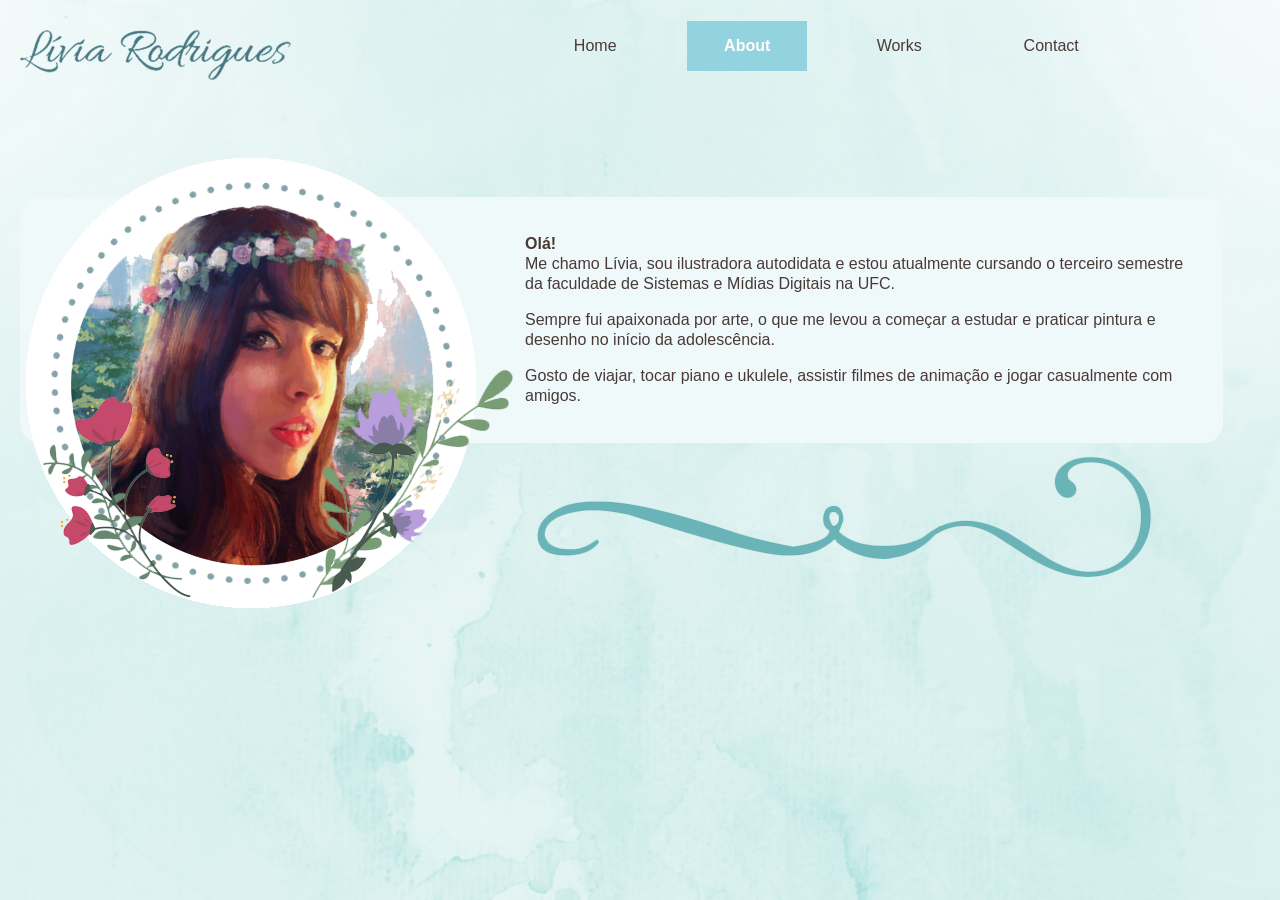
<file: about.html>
<!DOCTYPE HTML>

<html lang="pt-br">
	<head>
		<title>About</title>
		<meta charset="utf-8">
		<link rel="stylesheet" type="text/css" href="portfolio.css">
		<script src="jquery-3.3.1.min.js"></script>	
		<script type="text/javascript" src="script.js"></script>

	</head>


	<body class="news">
		<div id="wrapper">
			<header>
				<a href="index.html">	
					<img class="left" src="logo.png" alt="logo">
				</a>
				<nav>
					<ul class="right">
						<li class="home"><a href="index.html">Home</a></li>
						<li class="about"><a href="about.html">About </a></li>
						<li class="works"><a href="works.html">Works </a></li>
						<li class="contact"><a href="contato.html">Contact</a></li>
					</ul>
				</nav>
			</header>
			

			<div class="retrato">
				<img src="portrait.png" alt="" id="foto">
			</div>
			
			<article class="texto">
				<p> <strong>Olá! </strong> <br>
					Me chamo Lívia, sou ilustradora autodidata e
					estou atualmente cursando o terceiro semestre da faculdade de 
					Sistemas e Mídias Digitais na UFC. 
				</p>
				<p>
					Sempre fui apaixonada por arte, o que me levou a começar 
					a estudar e praticar pintura e desenho no início da adolescência. 
				</p>
				<p>
					Gosto de viajar, tocar piano e ukulele, assistir filmes de animação
					e jogar casualmente com amigos.
				</p>
			</article>

			<img src="deco1.png" alt="" id="laco">
		</div>
	</body>
		
</html>
</file>
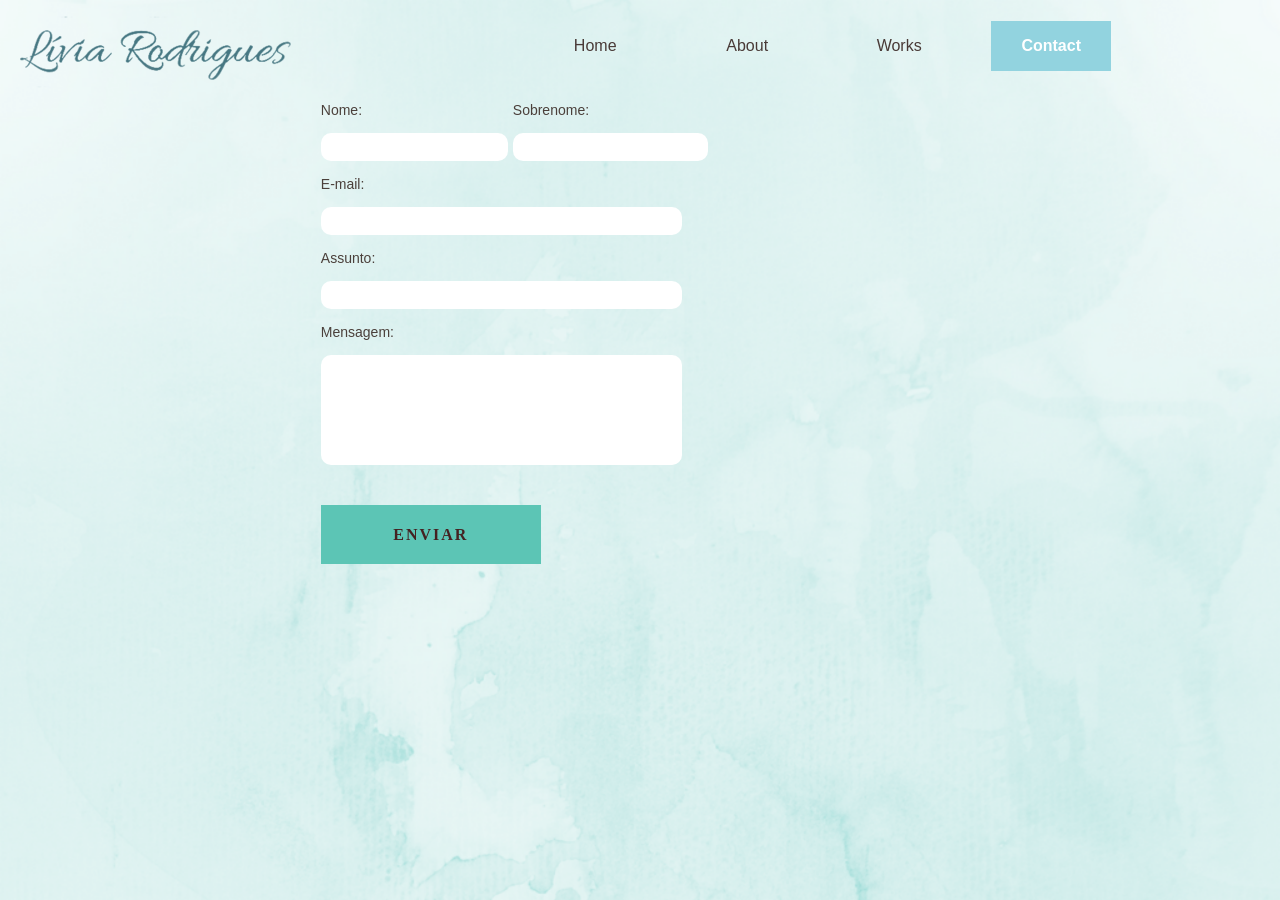
<file: contato.html>
<!DOCTYPE HTML>
<html lang="pt-br">
	<head>
		<title>Contact</title>
		<meta charset="utf-8">
		<link rel="stylesheet" type="text/css" href="portfolio.css">
		<link rel="stylesheet" type="text/css" href="jquery-ui.css">

	</head>


	<body>
		<div id="wrapper">
			<header>
				<a href="index.html">
					<img class="left" src="logo.png" alt="jujubs">
				</a>
				
				<nav>
					<ul class="right">
						<li class="home"><a href="index.html">Home</a></li>
						<li class="about"><a href="about.html">About</a></li>
						<li class="works"><a href="works.html">Works</a></li>
						<li class="contact"><a href="contato.html">Contact</a></li>
					</ul>
				</nav>
			</header>
			
			
			
		<!-- INÍCIO DO FORMULÁRIO  -->
			
			<form name="message" method="post" class="center">

					
			    <section>

				    <div class="name">
				        <label for="name">Nome:</label>
				        <input id="name" type="text" value="" name="name">
				    </div>

				    <div class="lastname">
						<label for="lastname">Sobrenome:</label>
				        <input id="lastname" type="text" value="" name="lastname">
				    </div>

				</section>

			    <section>

				    <label for="email">E-mail:</label>
				    <input id="email" type="email" value="" name="email">
						
				    <label for="subject">Assunto:</label>
				    <input id="subject" type="text" value="" name="subject">
						
				    <label for="message">Mensagem:</label>
				    <input id="message" type="text" value="" name="message">

					<!-- <input id="opener" type="submit"> -->
					 <div id="opener" class="button"><a class="button">Enviar</a></div>


				</section>

			</form>	
			
			<!-- FIM DO FORMULÁRIO  -->
			<div id="dialog" title="Obrigada!">
			  <p>Sua mensagem foi enviada!</p>
			</div>

	 	</div>
	</body>
		<script src="jquery-3.3.1.min.js"></script>	
	<!-- 	<script src="https://code.jquery.com/ui/1.12.1/jquery-ui.js"></script> -->
		<script type="text/javascript" src="jquery-ui.js"></script>
		<script type="text/javascript" src="script.js"></script>
</html>
</file>
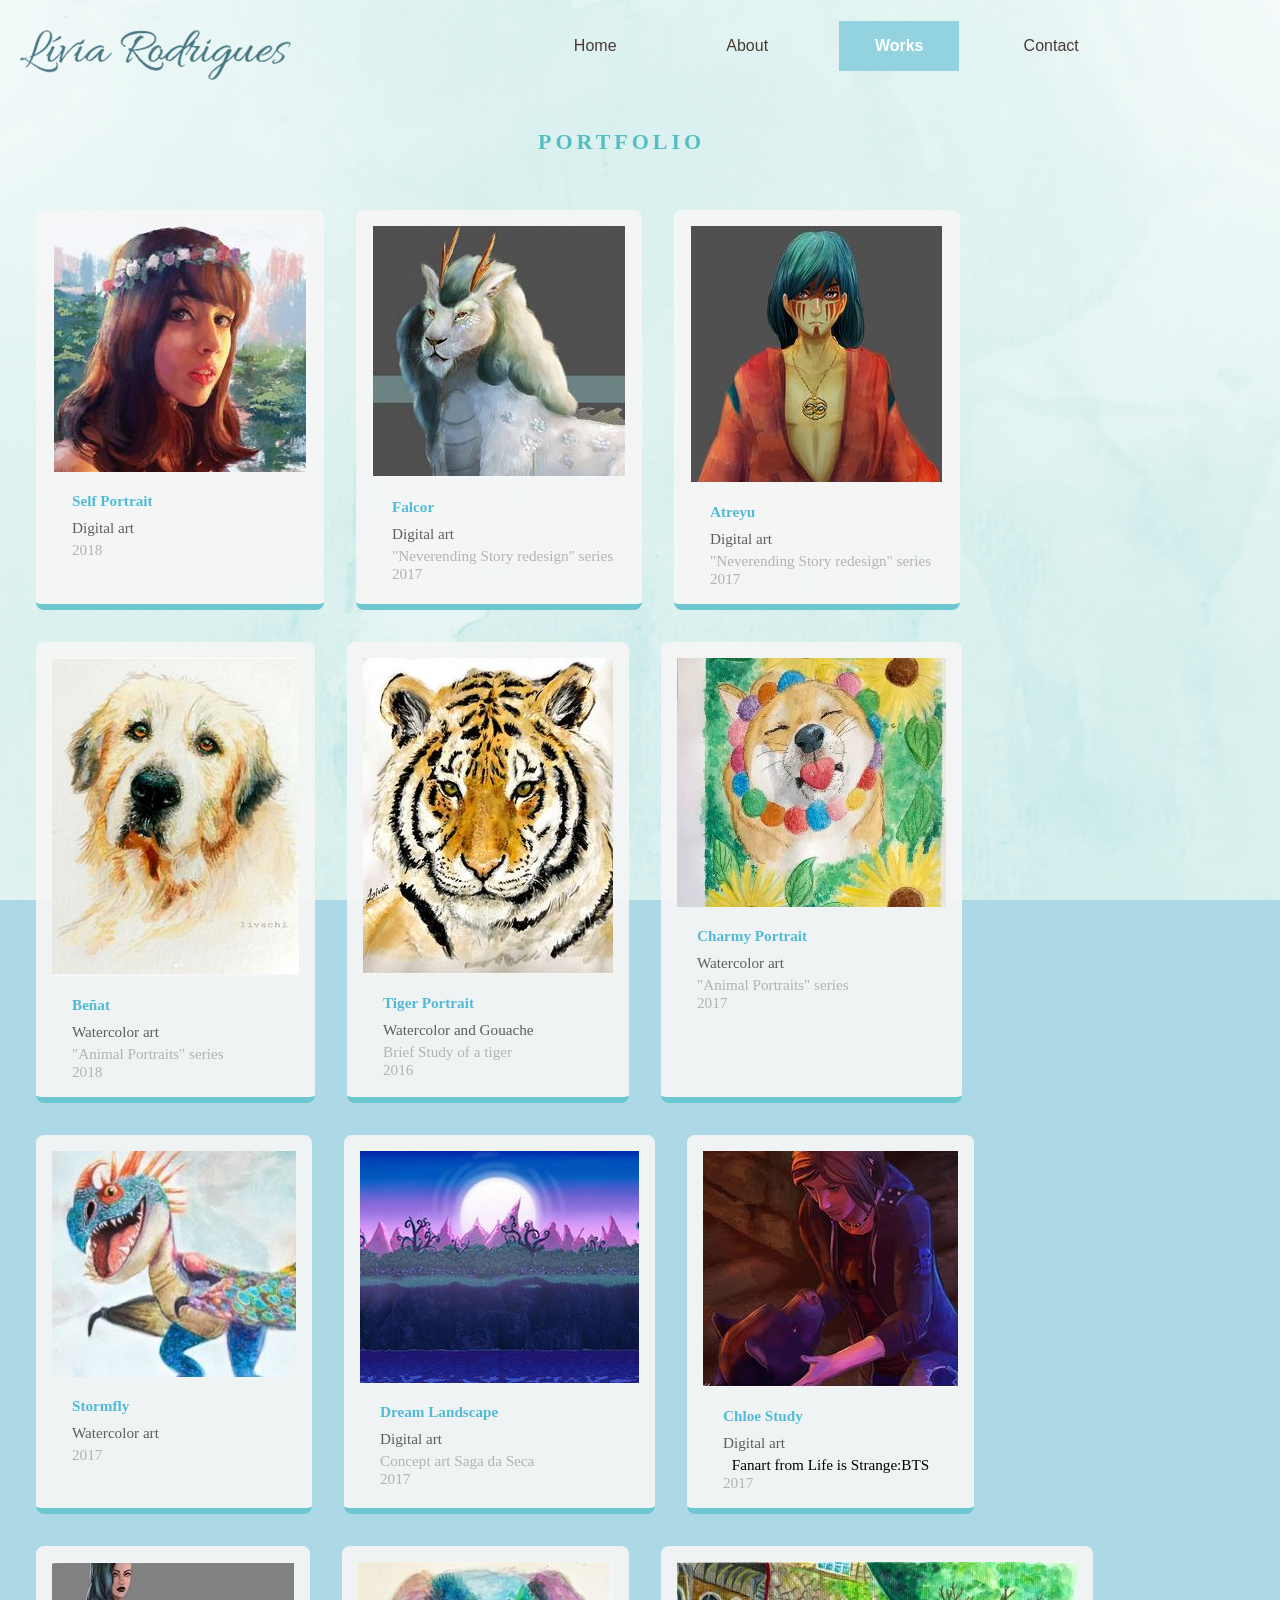
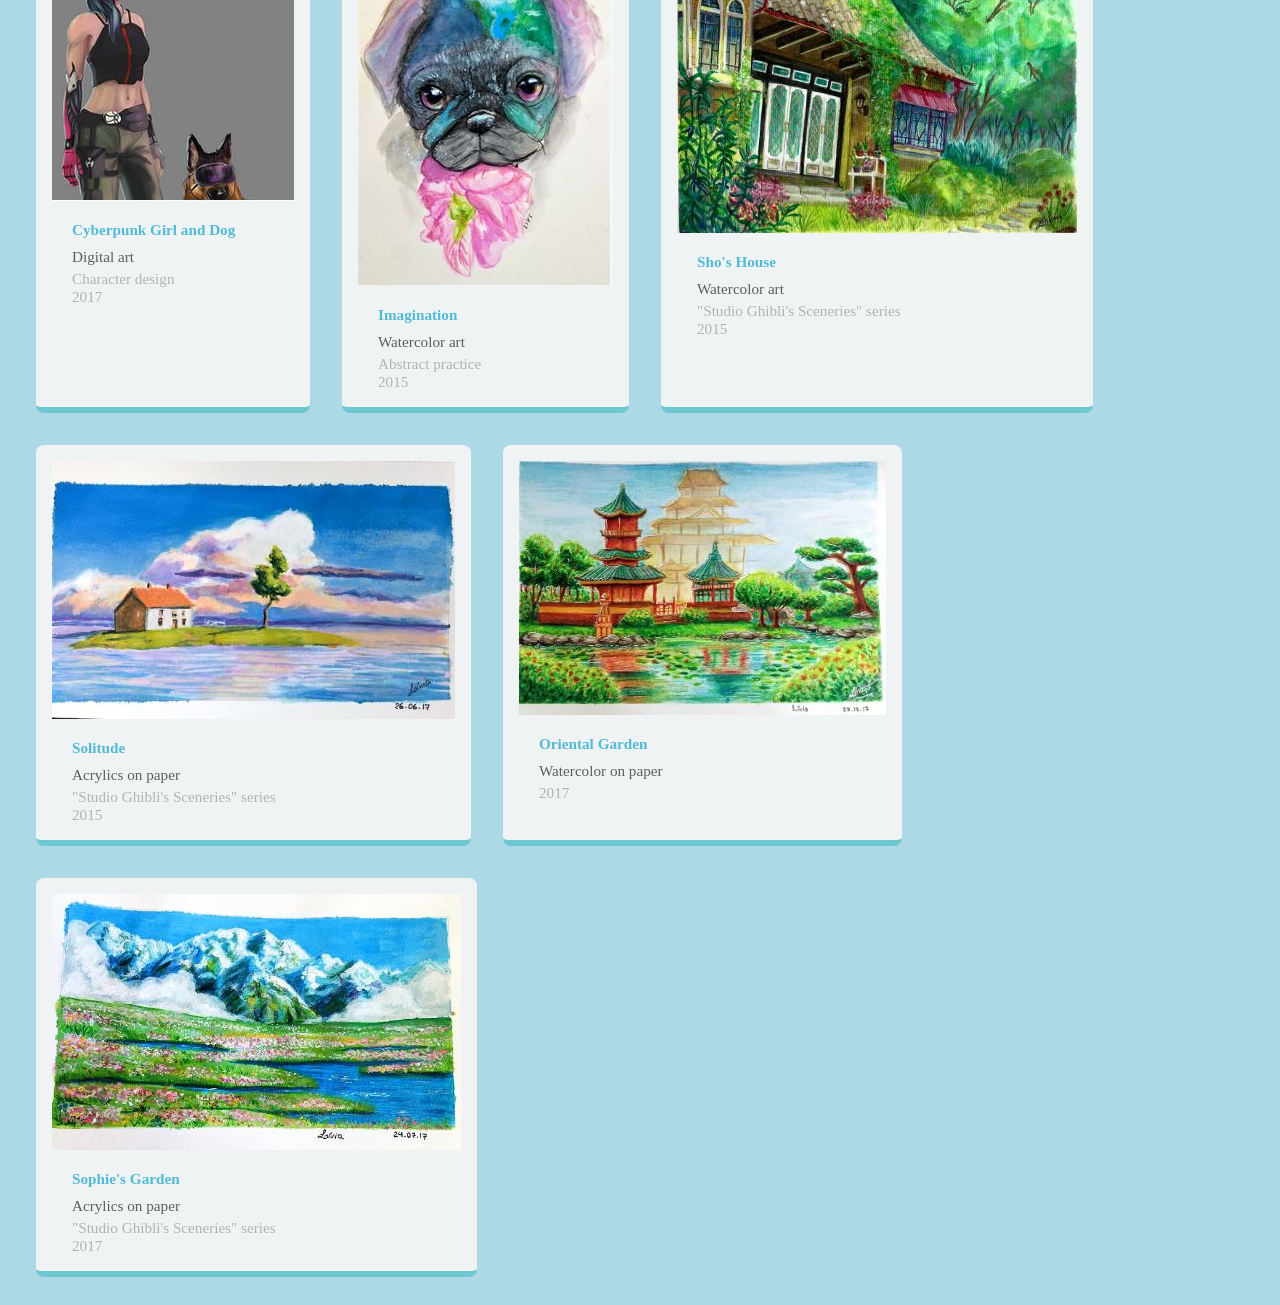
<file: works.html>
<!DOCTYPE HTML>

<html lang="pt-br">
  <head>
		<title>Works</title>
		<meta charset="utf-8">
		<link rel="stylesheet" type="text/css" href="portfolio.css">
    <link  href="jquery.fancybox.min.css" rel="stylesheet">
    <script src="jquery-3.3.1.min.js"></script>
    <script type="text/javascript" src="script.js"></script>
    <script src="jquery.fancybox.min.js"></script>


	</head>

	<body class="news">
    <div id="wrapper">    
    	<header>
    		<a href="index.html">
    			<img class="left" src="logo.png">
    		</a>

    		<nav>
    			<ul class="right">
    				<li class="home"><a href="index.html">Home</a></li>
    				<li class="about"><a href="about.html">About </a></li>
    				<li class="works"><a href="works.html">Works </a></li>
    				<li class="contact"><a href="contato.html">Contact</a></li>
    			</ul>
    		</nav>
    	</header>
    		
      <!-- PORTFOLIO -->

    	<!-- Main Container -->
      <div class="container"> 
        <!-- Header -->
        <header class="header">
          <h4 class="logo">PORTFOLIO</h4>
    
        </header>

       <main class="site-wrapper">

         <section class="gallery">
           <figure class="gallery_item">
              <a data-fancybox="gallery" href="img1.jpg">
                <img src="tn1.jpg">
              </a>
             <figcaption class="gallery_image-caption">
                <h4> Self Portrait </h4><p class="tag">Digital art</p><p>2018</p>
             </figcaption>
           </figure>

           <figure class="gallery_item">
              <a data-fancybox="gallery" href="img2.png">
                <img src="tn2.jpg">
              </a>
             <figcaption class="gallery_image-caption">
                <h4> Falcor</h4><p class="tag">Digital art</p><p>"Neverending Story redesign" series</p><p>2017</p>
             </figcaption>
           </figure>

           <figure class="gallery_item">
              <a data-fancybox="gallery" href="img3.png">
                <img src="tn3.jpg">
              </a>
             <figcaption class="gallery_image-caption">
                <h4> Atreyu </h4><p class="tag">Digital art</p><p>"Neverending Story redesign" series</p><p>2017</p>
             </figcaption>
           </figure>



           <figure class="gallery_item">
              <a data-fancybox="gallery" href="img4.png">
                <img src="tn4.jpg">
              </a>
             <figcaption class="gallery_image-caption">
              <h4> Beñat </h4><p class="tag">Watercolor art</p><p>"Animal Portraits" series</p> <p>2018</p>
             </figcaption>
           </figure>

           <figure class="gallery_item">
              <a data-fancybox="gallery" href="img5.png">
                <img src="tn5.jpg">
              </a>
             <figcaption class="gallery_image-caption">
                <h4> Tiger Portrait </h4><p class="tag">Watercolor and Gouache</p><p> Brief Study of a tiger</p><p> 2016</p>
             </figcaption>
           </figure>      
                                
           <figure class="gallery_item">
              <a data-fancybox="gallery" href="img11.jpg">
                <img src="tn11.jpg">
              </a>
             <figcaption class="gallery_image-caption">
                <h4> Charmy Portrait </h4><p class="tag">Watercolor art</p><p>"Animal Portraits" series</p><p>2017</p>
             </figcaption>
           </figure>

            <figure class="gallery_item">
              <a data-fancybox="gallery" href="img12.jpg">
                <img src="tn12.jpg">
              </a>
             <figcaption class="gallery_image-caption">
                <h4> Stormfly </h4><p class="tag">Watercolor art</p><p></p><p>2017</p>
             </figcaption>
           </figure>

            <figure class="gallery_item">
              <a data-fancybox="gallery" href="img13.png">
                <img src="tn13.jpg">
              </a>
             <figcaption class="gallery_image-caption">
                <h4> Dream Landscape </h4><p class="tag">Digital art</p><p>Concept art Saga da Seca</p><p>2017</p>
             </figcaption>
           </figure>

            <figure class="gallery_item">
              <a data-fancybox="gallery" href="img14.png">
                <img src="tn14.jpg">
              </a>
             <figcaption class="gallery_image-caption">
                <h4> Chloe Study </h4><p class="tag">Digital art</p>Fanart from Life is Strange:BTS<p></p><p>2017</p>
             </figcaption>
           </figure>

            <figure class="gallery_item">
              <a data-fancybox="gallery" href="img15.png">
                <img src="tn15.jpg">
              </a>
             <figcaption class="gallery_image-caption">
                <h4> Cyberpunk Girl and Dog </h4><p class="tag">Digital art</p><p>Character design</p><p>2017</p>
             </figcaption>
           </figure>
           <figure class="gallery_item">
              <a data-fancybox="gallery" href="img6.png">
                <img src="tn6.jpg">
              </a>
             <figcaption class="gallery_image-caption">
                <h4>  Imagination </h4><p class="tag">Watercolor art</p><p>Abstract practice</p><p>2015</p>
             </figcaption>
           </figure>                           

           <figure class="gallery_item">
              <a data-fancybox="gallery" href="img7.png">
                <img src="tn7.jpg">
              </a>
             <figcaption class="gallery_image-caption">
                <h4>  Sho's House </h4><p class="tag">Watercolor art</p><p>"Studio Ghibli's Sceneries" series</p><p>2015
             </figcaption>
           </figure>

           <figure class="gallery_item">
              <a data-fancybox="gallery" href="img8.png">
                <img src="tn8.jpg">
              </a>
             <figcaption class="gallery_image-caption">
                <h4> Solitude </h4><p class="tag">Acrylics on paper</p><p>"Studio Ghibli's Sceneries" series</p><p>2015</p>
             </figcaption>
           </figure>

            <figure class="gallery_item">
              <a data-fancybox="gallery" href="img9.png">
                <img src="tn9.jpg">
              </a>
             <figcaption class="gallery_image-caption">
                <h4> Oriental Garden </h4><p class="tag">Watercolor on paper</p><p></p><p>2017</p>
             </figcaption>
           </figure>

            <figure class="gallery_item">
              <a data-fancybox="gallery" href="img10.jpg">
                <img src="tn10.jpg">
              </a>
             <figcaption class="gallery_image-caption">
                <h4> Sophie's Garden </h4><p class="tag">Acrylics on paper</p><p>"Studio Ghibli's Sceneries" series</p><p>2017</p>
             </figcaption>
           </figure>

       
         </section>
       </main>
      </div>
     </div>
  </body>
</html>
</file>
<file: portfolio.css>
#wrapper{
    display:none;
    height:100%;
    width:100%;
}

.left {
	float: left;
	margin: 0px;
	position: relative;
	padding: 0px;
}

.form {
	
	font-family: 'Open Sans', sans-serif;
	padding: 150px;
		
	
}

#foto {
	
}


header {
	width: 100%;
	height: 5%;

}

.retrato {
	float: left;
	margin-top: 5%;
	margin-right: 10px;
	margin-bottom: 5px;
	display: block;


}

.texto {
	margin-top: 121px;
	top: 18%;
	font-family: 'Open Sans', sans-serif;
	line-height: 20px;
	color: #493a37;
	padding-top: 21px;
	padding-right: 21px;
	padding-left: 21px;
	padding-bottom: 21px;
	text-align: left;
	border-radius: 20px;
	background-color: #eff9fa;
}

#foto {
	max-width: 100%;
	height:auto;
}

#laco {
	right: 10%;
	max-width: 100%;
	height:auto;
}


h2 {
	margin-left: 45%; 
	font-family: 'Open Sans', sans-serif;
	color: #493a37;
	margin-top: -170px;
   	position: absolute;
	top: 50%;
}

body {
	width: 94%;
	margin: auto;
	margin-right: 12px;
	margin-bottom: 12px;
	background-image: url("pagesbg.png");
	background-size: cover;
	background-repeat: repeat-x;
	background-color: lightblue;
	background-attachment: fixed;
	margin-left: 20px;
	margin-top: 0px;
}

.imagens {
	padding: 15px;
	position: relative;
	left: 10px;
	top: -20px;
}


nav ul{

	list-style-type: none;
	padding: 0px;
	margin-right: 100px;
	text-align: right;
}

nav li {

	padding: 5px 16px;
	text-align: center;
	font-family: 'Open Sans', sans-serif;
	font-size: 1em;
	line-height: 30px;
	height: 40px;
}

nav a {

	text-decoration: none;
	color: #493a37;
	display: block;
	transition: 1s background-color;
}


nav a:hover {
	color: #9c837c;
}

nav a.active {
	background: #92D3DF;
	color: #FFFFFF;
	font-weight: bold;
}

nav a:focus {
	background-color: #fff;
	color: #444;
	cursor: default;
}

@media screen and (min-width: 600px) {
	nav li {
		width: 120px;
		border-bottom: none;
		height: 50px;
		line-height: 50px;
		font-size: 1em;
		display: inline-block;
		margin-right: -4px;
	}
}

.name {
	float:left;
	margin-right: 5px;
}

.br {
	clear:both;
}


input {
    padding: 6px 6px;
    margin: 15px 0px ;
    box-sizing: border-box;
	border: 2px #CAE6E8;
	border-radius: 10px;
	overflow: auto;
	background-color: #FFFFFF;
	
}

#email {
	width: 60%;
}

#lastname {
	width: 32.5%
}

#subject {
	width: 60%;
}

#message {
	width: 60%;
	height: 110px;
	 
}

input[type=submit] {
    padding: 6px 6px;
    margin: 5px 0;
    box-sizing: border-box;

}


input,label {
	display: block;
	font-family: 'Open Sans', sans-serif;
	font-size: 14px;
	color: #4B403B;
	
}


.center {

    margin: auto;
    width: 50%;
    padding: 10px;
}

.button {
	text-decoration: none;
    background-color: #5CC5B5;
    border: none;
	font-family: 'Open Sans', sans-script;
	width: 200px;
	margin-top: 40px;
	margin-right: auto;
	margin-bottom: auto;
	/*margin-left: auto;*/
	padding-top: 20px;
	padding-right: 10px;
	padding-bottom: 20px;
	padding-left: 10px;
	text-align: center;
	vertical-align: middle;
	border-radius: 0px;
	text-transform: uppercase;
	font-weight: bold;
	letter-spacing: 2px;
	color: #442222;
	transition: all 0.3s linear;
}



.button:hover {
	background-color: #6DC7D0;
	color: #FFFFFF;
	cursor: pointer;
}


/*GALERIA CSS*/

.logo {
	color: #55BEC3;
	font-weight: bold;
	margin-left: auto;
	letter-spacing: 4px;
	margin-right: auto;
	text-align: center;
	padding-top: 15px;
	line-height: 2em;
	font-size: 22px;
}


.gallery{
	width: 100%;
	display: flex;
	flex-flow: row wrap;
}

.gallery_item{
	text-align: center;
	float: left;
	margin-top: 68px;
	background-color: hsla(0,0%,97%,0.90);
	padding-bottom: 15px;
	margin-left: 1%;
	margin-right: 0%;
	border-radius: 8px;
	padding-top: 15px;
	border-bottom: 6px solid #6DC7D0;
	padding-right: 0px;
	padding-left: 0px;
	box-sizing: border-box;
	width: 100%;
	padding: 1rem;
	margin: 1rem;
	box-shadow: 1px 2px 100px 2px rgba(160, 160, 160, 160, .5);
}

.gallery .gallery_item h4 {
	margin-top: 5px;
	margin-bottom: 5px;
	color: #52BAD5;
	text-align: left;
	padding-left: 20px;
	padding-right: 20px;
}

.gallery .gallery_item p {
	margin: 0;
	color: #B3B3B3;
	text-align: left;
	padding-left: 20px;
}

.gallery .gallery_item .tag {
	color: #5D5E5D;
	padding-bottom: 4px;
	padding-top: 4px;
	text-align: left;
	padding-left: 20px;
	padding-right: 20px;
}

.gallery_image{
	width: 100%;
	display: block;
	
}

.gallery_image-caption {
	margin-top: 1rem;
	font-size: 0.95rem;

}

/*Gallery*/
@media only screen and (min-width: 33.75em){
	.gallery_item{
		flex-basis:calc(50% - 2rem);
	}

	}
}

@media only screen and (min-width: 48em){
	.gallery_item{
		flex-basis:calc((100% / 3) - 2rem);
	}

}

@media only screen and (min-width: 48em){
	.gallery_item{
		flex-basis:calc((100% / 4) - 2rem);
	}

}


@media screen and (max-width: 960px) {


	    nav li {
		
		width: 120px;
		border-bottom: none;
		height: 50px;
		line-height: 50px;
		font-size: 1.4em;
		display: inline-block;
		margin-right: -4px;
		}
		.left {
			float: none;
		}
}
</file>
